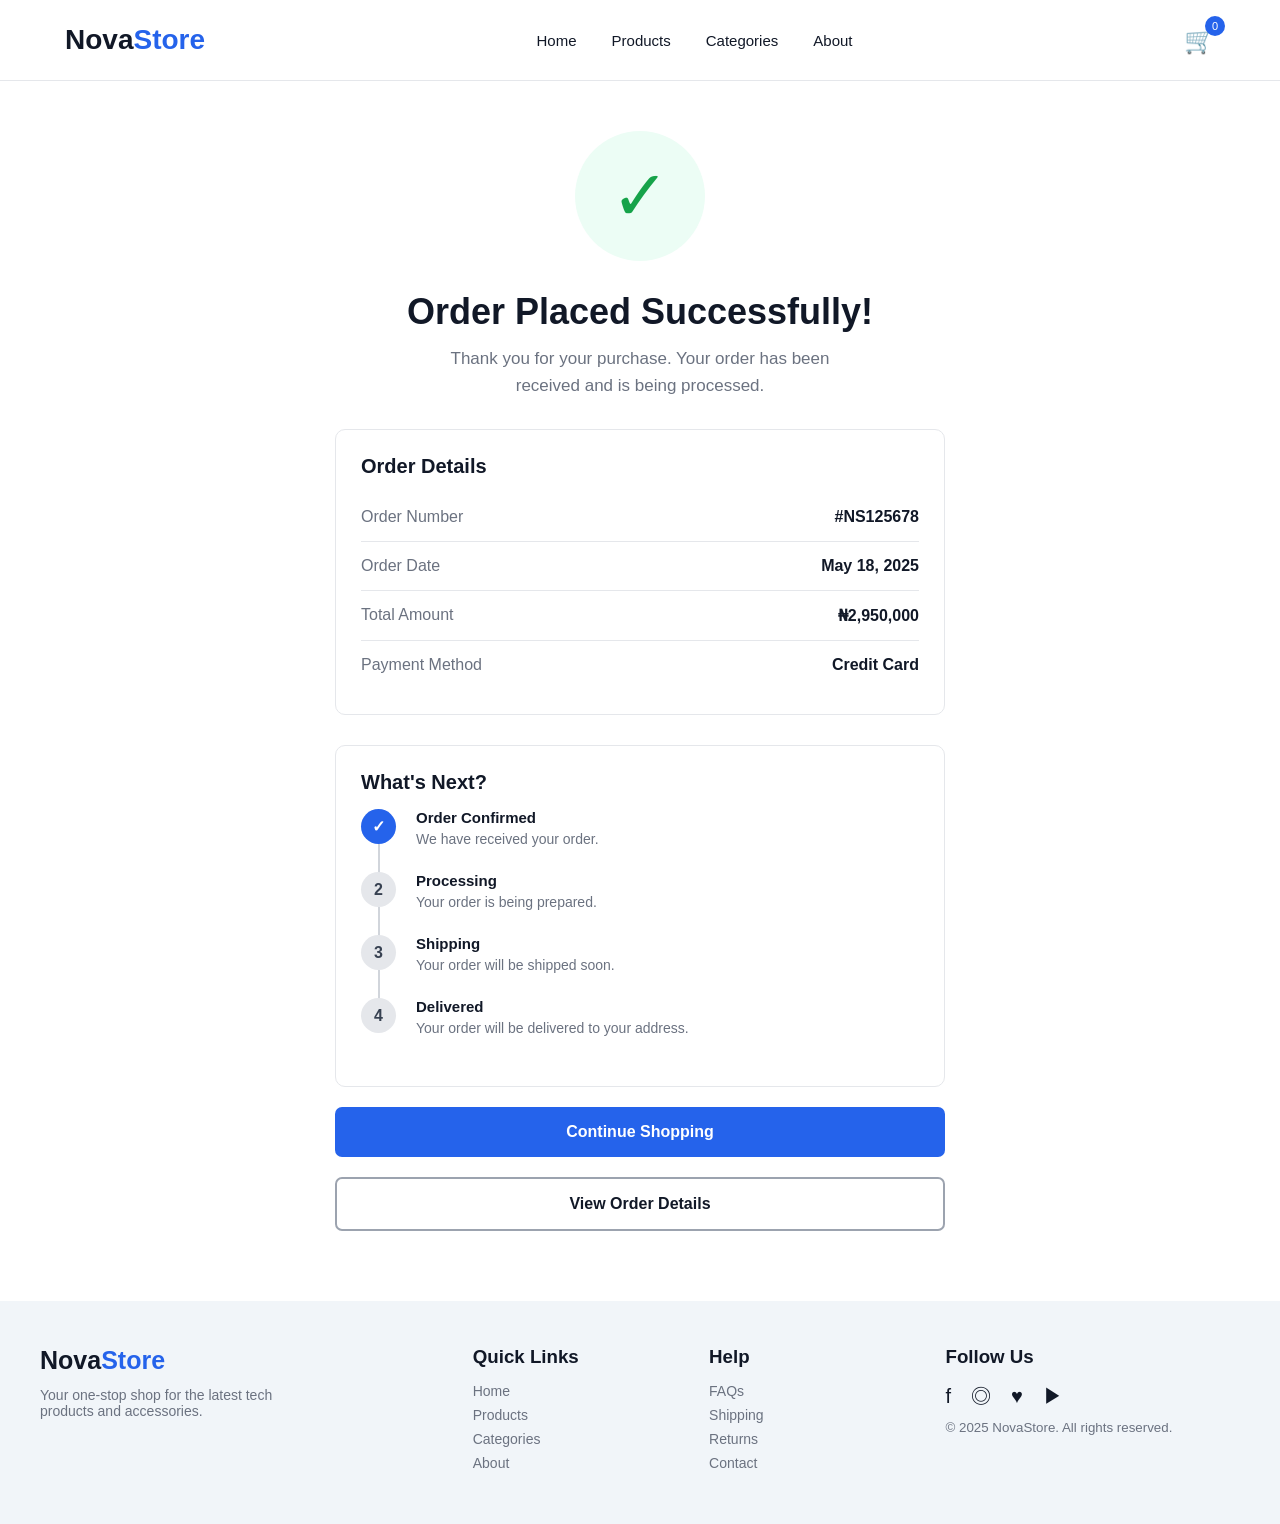
<file: sucess.html>
<!DOCTYPE html>
<html lang="en">
<head>
    <meta charset="UTF-8">
    <meta name="viewport" content="width=device-width, initial-scale=1.0">
    <title>Order Successful - NovaStore</title>
    <link rel="stylesheet" href="success.css">
</head>

<body>

<header class="header">
    <nav class="navbar">

        <a href="#" class="logo">
            Nova<span>Store</span>
        </a>

        <div class="nav-links">
            <a href="./index.html">Home</a>
            <a href="#">Products</a>
            <a href="#">Categories</a>
            <a href="#">About</a>
        </div>

        <div class="cart">
            🛒
            <span>0</span>
        </div>

    </nav>
</header>

<main class="success-container">

    <div class="success-icon">
        ✓ 
    </div>

    <h1>Order Placed Successfully!</h1>

    <p class="message">
        Thank you for your purchase. Your order has been<br>
        received and is being processed.
    </p>

    <!-- ORDER DETAILS -->

    <div class="box">

        <h2>Order Details</h2>

        <div class="detail">
            <span>Order Number</span>
            <strong>#NS125678</strong>
        </div>

        <div class="detail">
            <span>Order Date</span>
            <strong>May 18, 2025</strong>
        </div>

        <div class="detail">
            <span>Total Amount</span>
            <strong>₦2,950,000</strong>
        </div>

        <div class="detail">
            <span>Payment Method</span>
            <strong>Credit Card</strong>
        </div>

    </div>

    <!-- WHAT'S NEXT -->

    <div class="box">

        <h2>What's Next?</h2>

        <div class="timeline">

            <div class="timeline-item completed">
                <div class="number">✓</div>

                <div>
                    <h3>Order Confirmed</h3>
                    <p>We have received your order.</p>
                </div>
            </div>

            <div class="timeline-item">
                <div class="number">2</div>

                <div>
                    <h3>Processing</h3>
                    <p>Your order is being prepared.</p>
                </div>
            </div>

            <div class="timeline-item">
                <div class="number">3</div>

                <div>
                    <h3>Shipping</h3>
                    <p>Your order will be shipped soon.</p>
                </div>
            </div>

            <div class="timeline-item">
                <div class="number">4</div>

                <div>
                    <h3>Delivered</h3>
                    <p>Your order will be delivered to your address.</p>
                </div>
            </div>

        </div>

    </div>

    <button class="continue-btn">
        Continue Shopping
    </button>

    <button class="details-btn">
        View Order Details
    </button>

</main>

<footer class="footer">

    <div class="footer-brand">
        <h2>Nova<span>Store</span></h2>

        <p>
            Your one-stop shop for the latest tech<br>
            products and accessories.
        </p>
    </div>

    <div>
        <h3>Quick Links</h3>
        <p>Home</p>
        <p>Products</p>
        <p>Categories</p>
        <p>About</p>
    </div>

    <div>
        <h3>Help</h3>
        <p>FAQs</p>
        <p>Shipping</p>
        <p>Returns</p>
        <p>Contact</p>
    </div>

    <div>
        <h3>Follow Us</h3>
        <p class="social">f　◎　♥　▶</p>
        <small>© 2025 NovaStore. All rights reserved.</small>
    </div>

</footer>

</body>
</html>
</file>
<file: success.css>
* {
    margin: 0;
    padding: 0;
    box-sizing: border-box;
    font-family: Arial, sans-serif;
}

body {
    background: #ffffff;
    color: #111827;
}

/* HEADER */

.header {
    border-bottom: 1px solid #e5e7eb;
    background: white;
}

.navbar {
    max-width: 1200px;
    height: 80px;
    margin: auto;
    padding: 0 25px;

    display: flex;
    align-items: center;
    justify-content: space-between;
}

.logo {
    text-decoration: none;
    color: #111827;
    font-size: 28px;
    font-weight: bold;
}

.logo span {
    color: #2563eb;
}

.nav-links {
    display: flex;
    gap: 35px;
}

.nav-links a {
    text-decoration: none;
    color: #111827;
    font-size: 15px;
}

.cart {
    font-size: 25px;
    position: relative;
}

.cart span {
    position: absolute;
    top: -10px;
    right: -10px;

    width: 20px;
    height: 20px;

    background: #2563eb;
    color: white;

    border-radius: 50%;
    font-size: 11px;

    display: flex;
    align-items: center;
    justify-content: center;
}

/* SUCCESS PAGE */

.success-container {
    max-width: 650px;
    margin: 50px auto 70px;
    padding: 0 20px;
    text-align: center;
}

.success-icon {
    width: 130px;
    height: 130px;
    margin: auto;

    border-radius: 50%;
    background: #ecfdf5;
    color: #16a34a;

    font-size: 70px;

    display: flex;
    align-items: center;
    justify-content: center;
}

.success-container h1 {
    font-size: 36px;
    margin-top: 30px;
}

.message {
    color: #6b7280;
    font-size: 17px;
    line-height: 1.6;
    margin-top: 12px;
}

/* BOX */

.box {
    text-align: left;

    border: 1px solid #e5e7eb;
    border-radius: 10px;

    padding: 25px;
    margin-top: 30px;
}

.box h2 {
    font-size: 20px;
    margin-bottom: 15px;
}

/* DETAILS */

.detail {
    display: flex;
    justify-content: space-between;

    padding: 15px 0;
    border-bottom: 1px solid #e5e7eb;
}

.detail:last-child {
    border-bottom: none;
}

.detail span {
    color: #6b7280;
}

.detail strong {
    color: #111827;
}

/* TIMELINE */

.timeline {
    margin-top: 10px;
}

.timeline-item {
    display: flex;
    gap: 20px;
    position: relative;
    padding-bottom: 25px;
}

.timeline-item:not(:last-child)::after {
    content: "";

    position: absolute;

    left: 17px;
    top: 35px;

    height: 45px;
    width: 2px;

    background: #d1d5db;
}

.number {
    width: 35px;
    height: 35px;

    flex-shrink: 0;

    border-radius: 50%;

    background: #e5e7eb;
    color: #374151;

    display: flex;
    align-items: center;
    justify-content: center;

    font-weight: bold;
}

.completed .number {
    background: #2563eb;
    color: white;
}

.timeline-item h3 {
    font-size: 15px;
    margin-bottom: 5px;
}

.timeline-item p {
    color: #6b7280;
    font-size: 14px;
}

/* BUTTONS */

.continue-btn,
.details-btn {
    width: 100%;
    padding: 16px;

    border-radius: 7px;

    font-size: 16px;
    font-weight: bold;

    cursor: pointer;

    margin-top: 20px;
}

.continue-btn {
    background: #2563eb;
    color: white;
    border: none;
}

.details-btn {
    background: white;
    color: #111827;
    border: 2px solid #9ca3af;
}

/* FOOTER */

.footer {
    background: #f1f5f9;

    padding: 45px max(25px, calc((100% - 1200px) / 2));

    display: grid;
    grid-template-columns: 2fr 1fr 1fr 1.5fr;

    gap: 40px;
}

.footer h2 {
    font-size: 25px;
    margin-bottom: 12px;
}

.footer h2 span {
    color: #2563eb;
}

.footer h3 {
    margin-bottom: 15px;
}

.footer p {
    color: #6b7280;
    font-size: 14px;
    margin: 8px 0;
}

.social {
    color: #111827 !important;
    font-size: 20px !important;
}

.footer small {
    color: #6b7280;
}

/* MOBILE */

@media (max-width: 700px) {

    .nav-links {
        display: none;
    }

    .navbar {
        padding: 0 20px;
    }

    .success-container {
        margin-top: 35px;
    }

    .success-icon {
        width: 100px;
        height: 100px;
        font-size: 55px;
    }

    .success-container h1 {
        font-size: 28px;
    }

    .message {
        font-size: 15px;
    }

    .footer {
        grid-template-columns: 1fr 1fr;
    }
}

@media (max-width: 450px) {

    .footer {
        grid-template-columns: 1fr;
    }

    .detail {
        font-size: 14px;
    }

    .box {
        padding: 18px;
    }
}
</file>
